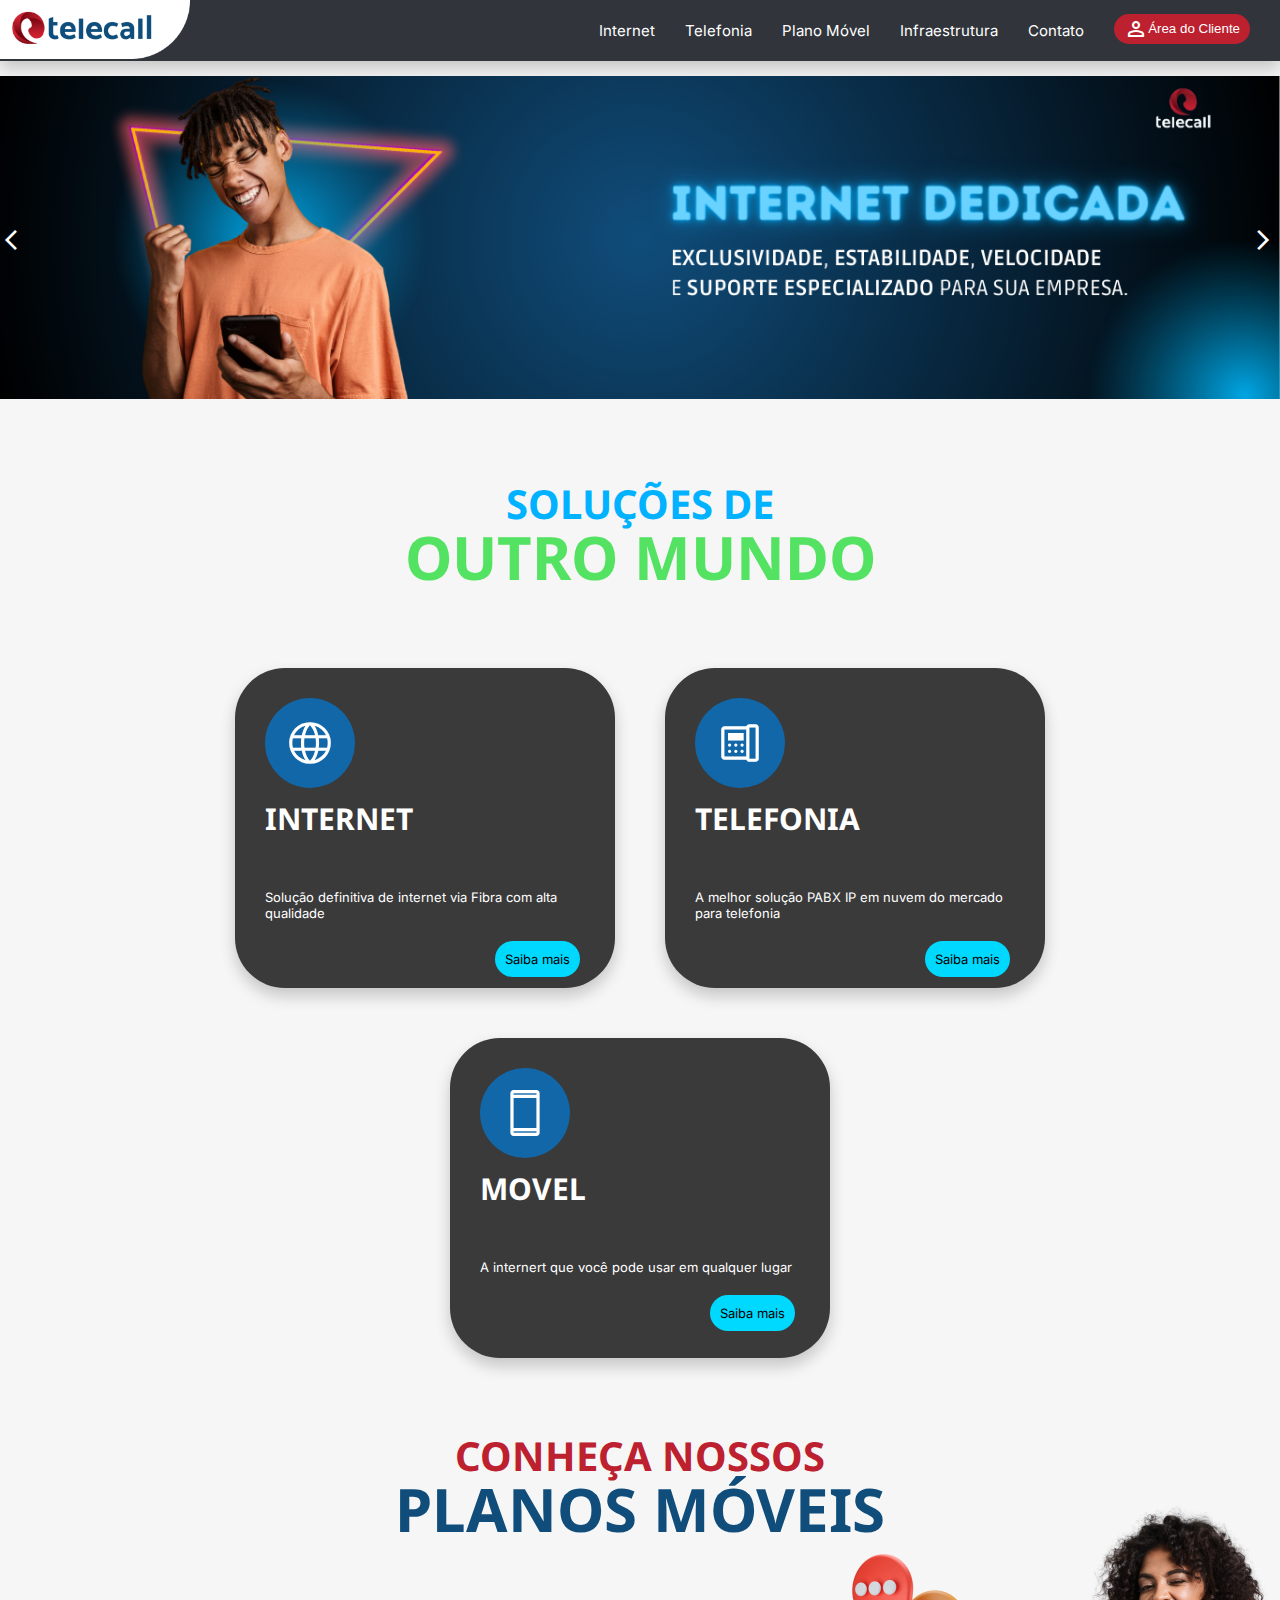
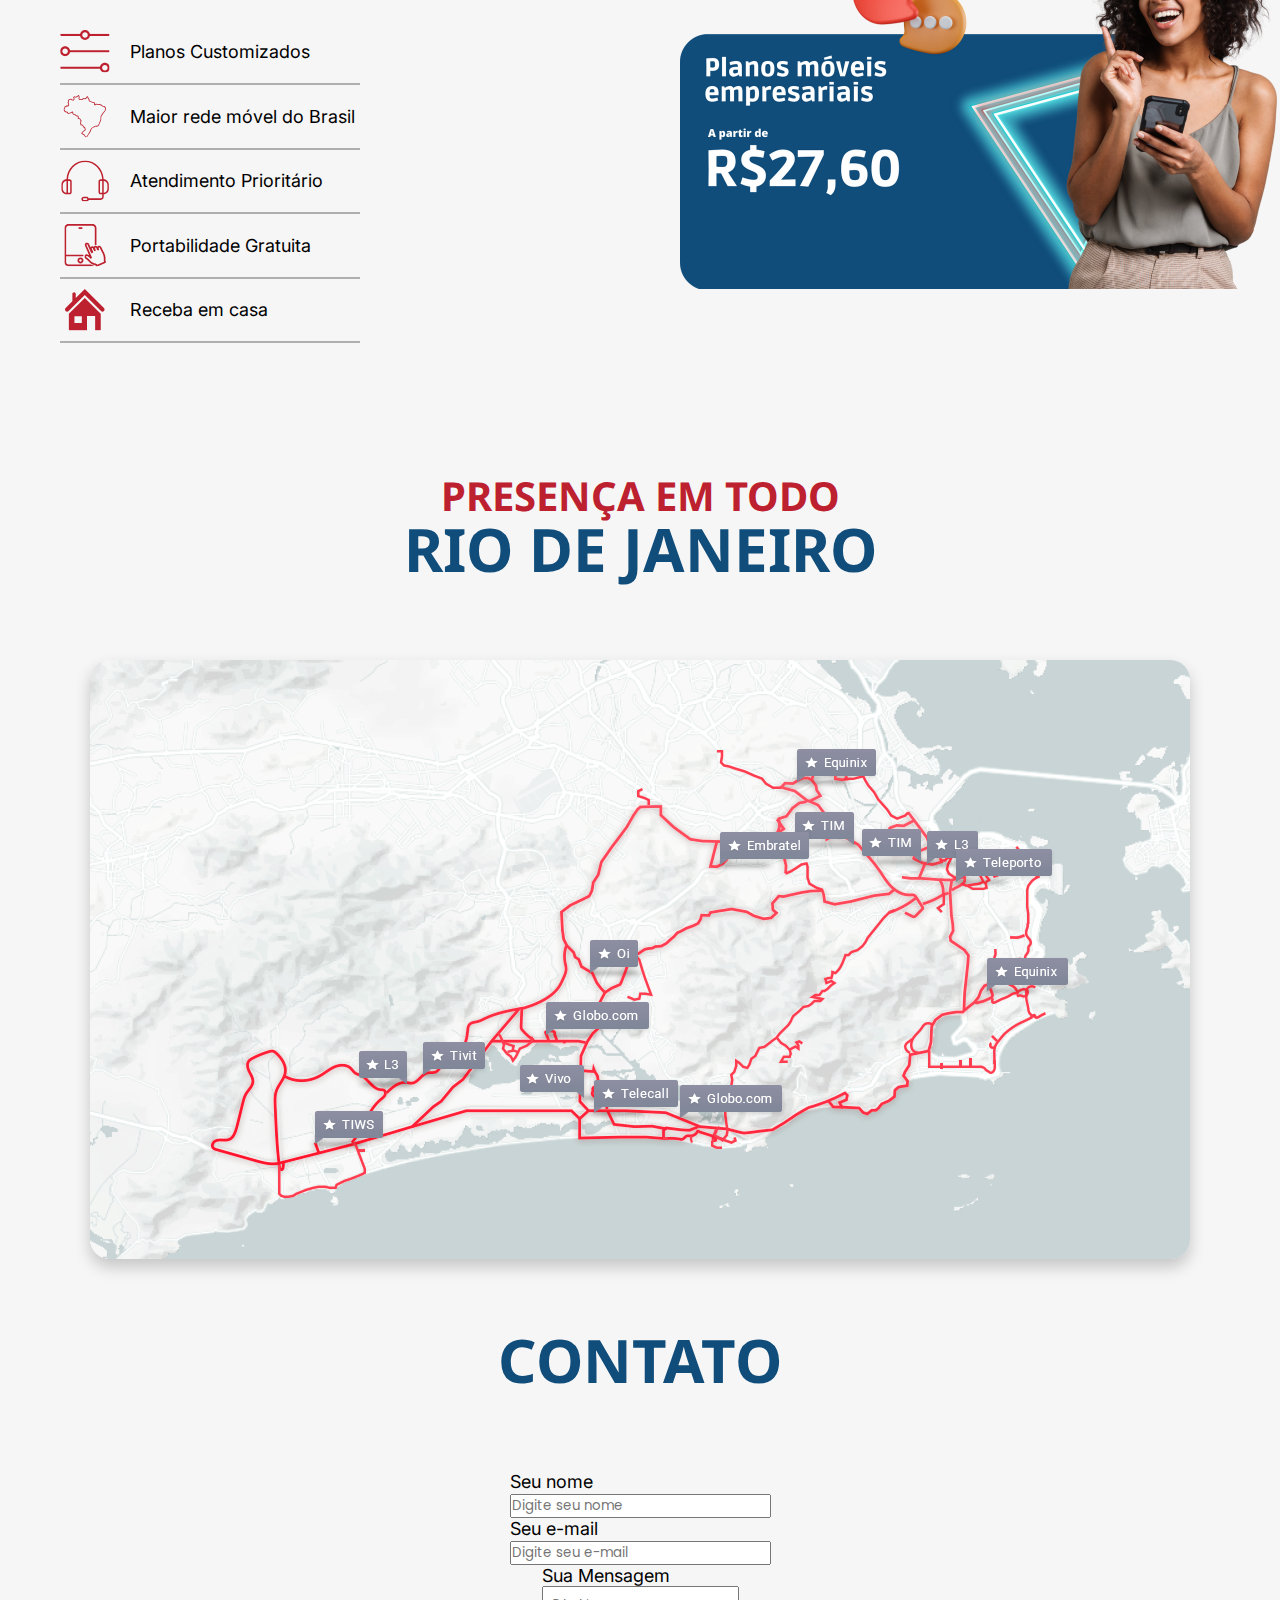
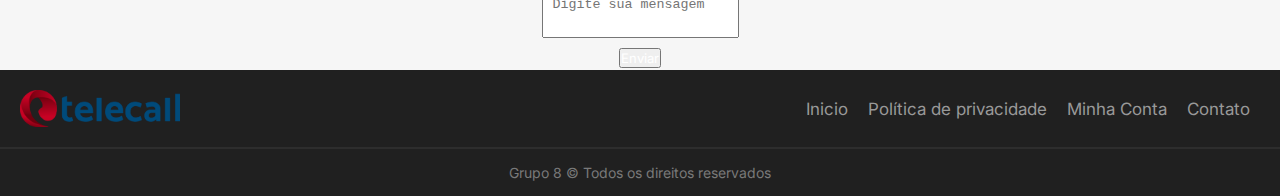
<file: index.html>
<!DOCTYPE html>

<html lang="pt-br">

<head>
    <meta charset="UTF-8">
    <meta http-equiv="X-UA-Compatible" content="IE=edge">
    <meta name="viewport" content="width=device-width, initial-scale=1.0">
    <title>Oficial Telecall - Internet - Telefonia - Redes</title>
    <link rel="stylesheet" href="https://fonts.googleapis.com/css2?family=Material+Symbols+Outlined:opsz,wght,FILL,GRAD@20..48,100..700,0..1,-50..200" />
    <link rel="stylesheet" href="https://fonts.googleapis.com/css2?family=Material+Symbols+Outlined:opsz,wght,FILL,GRAD@48,400,0,0" />
    <link rel="stylesheet" href="https://fonts.googleapis.com/css2?family=Material+Symbols+Outlined:opsz,wght,FILL,GRAD@20..48,100..700,0..1,-50..200" />
    <link rel="stylesheet" href="https://fonts.googleapis.com/css2?family=Material+Symbols+Outlined:opsz,wght,FILL,GRAD@48,400,0,0" />
    <link rel="stylesheet" href="https://fonts.googleapis.com/css2?family=Material+Symbols+Outlined:opsz,wght,FILL,GRAD@20..48,100..700,0..1,-50..200" />
    <link rel="stylesheet" href="https://fonts.googleapis.com/css2?family=Material+Symbols+Outlined:opsz,wght,FILL,GRAD@20..48,100..700,0..1,-50..200" />
    <link rel="stylesheet" href="https://fonts.googleapis.com/css2?family=Material+Symbols+Outlined:opsz,wght,FILL,GRAD@20..48,100..700,0..1,-50..200" />
    <link rel="stylesheet" href="https://fonts.googleapis.com/css2?family=Material+Symbols+Outlined:opsz,wght,FILL,GRAD@20..48,100..700,0..1,-50..200" />
    <link rel="stylesheet" href="https://fonts.googleapis.com/css2?family=Material+Symbols+Outlined:opsz,wght,FILL,GRAD@48,400,0,0" />
    <link rel="stylesheet" href="https://fonts.googleapis.com/css2?family=Material+Symbols+Outlined:opsz,wght,FILL,GRAD@48,400,0,0"/>
    <link rel="stylesheet" href="style.css">
</head>

<body>

    <header class="header">
        <a href="/" class="link-logo"><img src="img/logo.png" alt="LOGO" width="190px"></a>
        <img src="img/logo-hdr.png" alt="LOGO" width="190px" class="mobile-logo">

        

        <nav class="header-nav">

            <ul class="header-ul">

                <li class="header-itens">
                    <a href="pagina_internet.html" class="white-normal-15">Internet</a>
                </li>

                <li class="header-itens">
                    <a href="pagina_telefonia.html" class="white-normal-15">Telefonia</a>
                </li>

                <li class="header-itens">
                <a href="pagina_mobilidade.html" class="white-normal-15">Plano Móvel</a>
                </li>

                <li class="header-itens">
                    <a href="pag_rede_infra.html" class="white-normal-15">Infraestrutura</a>
                </li>

                <li class="header-itens">
                    <a href="pagina_contato.html" class="white-normal-15">Contato</a>
                </li>

                <li class="header-itens">
                    <button class="client-area-button">
                        <a href="login.html" class="client-area">
                            <span class="material-symbols-outlined">person</span>
                            <p class="white-normal-11" id="txt">Área do Cliente</p>
                        </a>
                    </button>
                </li>

            </ul>

        </nav>

        <span class="menu-mobile material-symbols-outlined" id="btnMobile">
            menu
            </span>

    </header>

    <div class="carousel-container">
        <div class="carousel">
            <div class="carousel-item"><img src="img/c1.png" alt="Imagem 1"></div>
            <div class="carousel-item"><img src="img/c2.png" alt="Imagem 2"></div>
            <div class="carousel-item"><img src="img/c3.png" alt="Imagem 3"></div>
        </div>
        <button class="carousel-button carousel-button-prev"><span class="material-symbols-outlined">
                arrow_back_ios
            </span></button>
        <button class="carousel-button carousel-button-next"><span class="material-symbols-outlined">
                arrow_forward_ios
            </span></button>
    </div>

    <main class="index-main">

        <div class="main-container-index-som">
            <h2 class="noto-green-normal-40">SOLUÇÕES DE</h2>
            <h1 class="noto-green-normal-60">OUTRO MUNDO</h1>
        </div>

        <section class="index-main-container">

            <div class="main-container-options">
              <div class="main-options">
                <span class="icon-options material-symbols-outlined">language</span>
                <h2 class="noto-white-normal-30">INTERNET</h2>
                <br />
                <br />
                <p class="white-normal-13">Solução definitiva de internet via Fibra com alta qualidade</p>
                <a href="pagina_internet.html" target="_blank" style="color: black;"><button class="about-main white-normal-13">Saiba mais</a></button></a>    
              </div>
            </div>
    
            <div class="main-container-options">
                <div class="main-options">
                  <span class="icon-options material-symbols-outlined">deskphone</span>
                  <h2 class="noto-white-normal-30">TELEFONIA</h2>
                  <br />
                  <br />
                  <p class="white-normal-13">A melhor solução PABX IP em nuvem do mercado para telefonia</p>
                  <a href="pagina_telefonia.html" target="_blank" style="color: black;"><button class="about-main white-normal-13">Saiba mais</a></button></a>    
                </div>
              </div>
    
              <div class="main-container-options">
                <div class="main-options">
                  <span class="icon-options material-symbols-outlined">smartphone</span>
                  <h2 class="noto-white-normal-30">MOVEL</h2>
                  <br />
                  <br />
                  <p class="white-normal-13">A internert que você pode usar em qualquer lugar</p>
                  <a href="pagina_mobilidade.html" target="_blank" style="color: black;"><button class="about-main white-normal-13">Saiba mais</a></button></a>    
                </div>
              </div>
    
          </section>

    </main>


    <div class="sec-index-moveis">
        <h2 class="noto-red-normal-40">CONHEÇA NOSSOS</h2>
        <h1 class="noto-blue-normal-60">PLANOS MÓVEIS</h1>
    </div>

    <section class="movel-index">

        <div class="movel-icons-container">
            <div class="movel-icons">
                <img src="icons/1.svg" alt="">
                <p class="black-normal-18">Planos Customizados</p>
            </div>

            <span class="movel-lines"></span>

            <div class="movel-icons">
                <img src="icons/2.svg" alt="">
                <p class="black-normal-18">Maior rede móvel do Brasil</p>
            </div class="movel-icons">

            <span class="movel-lines"></span>

            <div class="movel-icons">
                <img src="icons/3.svg" alt="">
                <p class="black-normal-18">Atendimento Prioritário</p>
            </div>

            <span class="movel-lines"></span>

            <div class="movel-icons">
                <img src="icons/4.svg" alt="">
                <p class="black-normal-18">Portabilidade Gratuita</p>
            </div>

            <span class="movel-lines"></span>

            <div class="movel-icons">
                <img src="icons/5.svg" alt="">
                <p class="black-normal-18">Receba em casa</p>
            </div>

            <span class="movel-lines"></span>

        </div>

        <img src="img/planos.png" alt="" class="movel-index-img" width="760px">

    </section>


    <div class="sec-index-moveis" id="presenca">
        <h2 class="noto-red-normal-40">PRESENÇA EM TODO</h2>
        <h1 class="noto-blue-normal-60">RIO DE JANEIRO</h1>
    </div>


    <section class="map">
        <img src="img/map.png" alt="" class="map-img">
    </section>

    <div class="sec-index-moveis">
        <h1 class="noto-blue-normal-60" id="contato">CONTATO</h1>
    </div>

    <section class="contact-container">
        <form action="" class="contact-form">
            
            <div class="contact-box">
                <p class="black-normal-18">Seu nome</p>
                <input type="text" placeholder="Digite seu nome" required class="input-md">
            </div>

            <div class="contact-box">
                <p class="black-normal-18">Seu e-mail</p>
                <input type="email" placeholder="Digite seu e-mail" required class="input-md">
            </div>

            <div class="contact-box">
                <p class="black-normal-18">Sua Mensagem</p>
                <textarea name="Message" class="textarea" required style="resize: none; padding: 10px" placeholder="Digite sua mensagem"></textarea>
            </div>

            <div class="contact-button-container">
                <a href="#" class="link-contact-button"><button class="contact-button white-normal-13">Enviar</button></a>
            </div>

        </form>
    </section>

    <footer class="footer">

        <div class="footer-head">

            <img src="img/logo-hdr.png" alt="Logo" class="footer-img">

            <div class="footer-head-content">
                <p class="white-normal-21">Inicio</p>
                <p class="white-normal-21">Política de privacidade</p>
                <p class="white-normal-21">Minha Conta</p>
                <p class="white-normal-21">Contato</p>
            </div>

        </div>

        <div class="footer-rights">
            <p>Grupo 8 © Todos os direitos reservados</p>
        </div>

    </footer>

    <script src="script.js"></script>

</body>


</html>
</file>
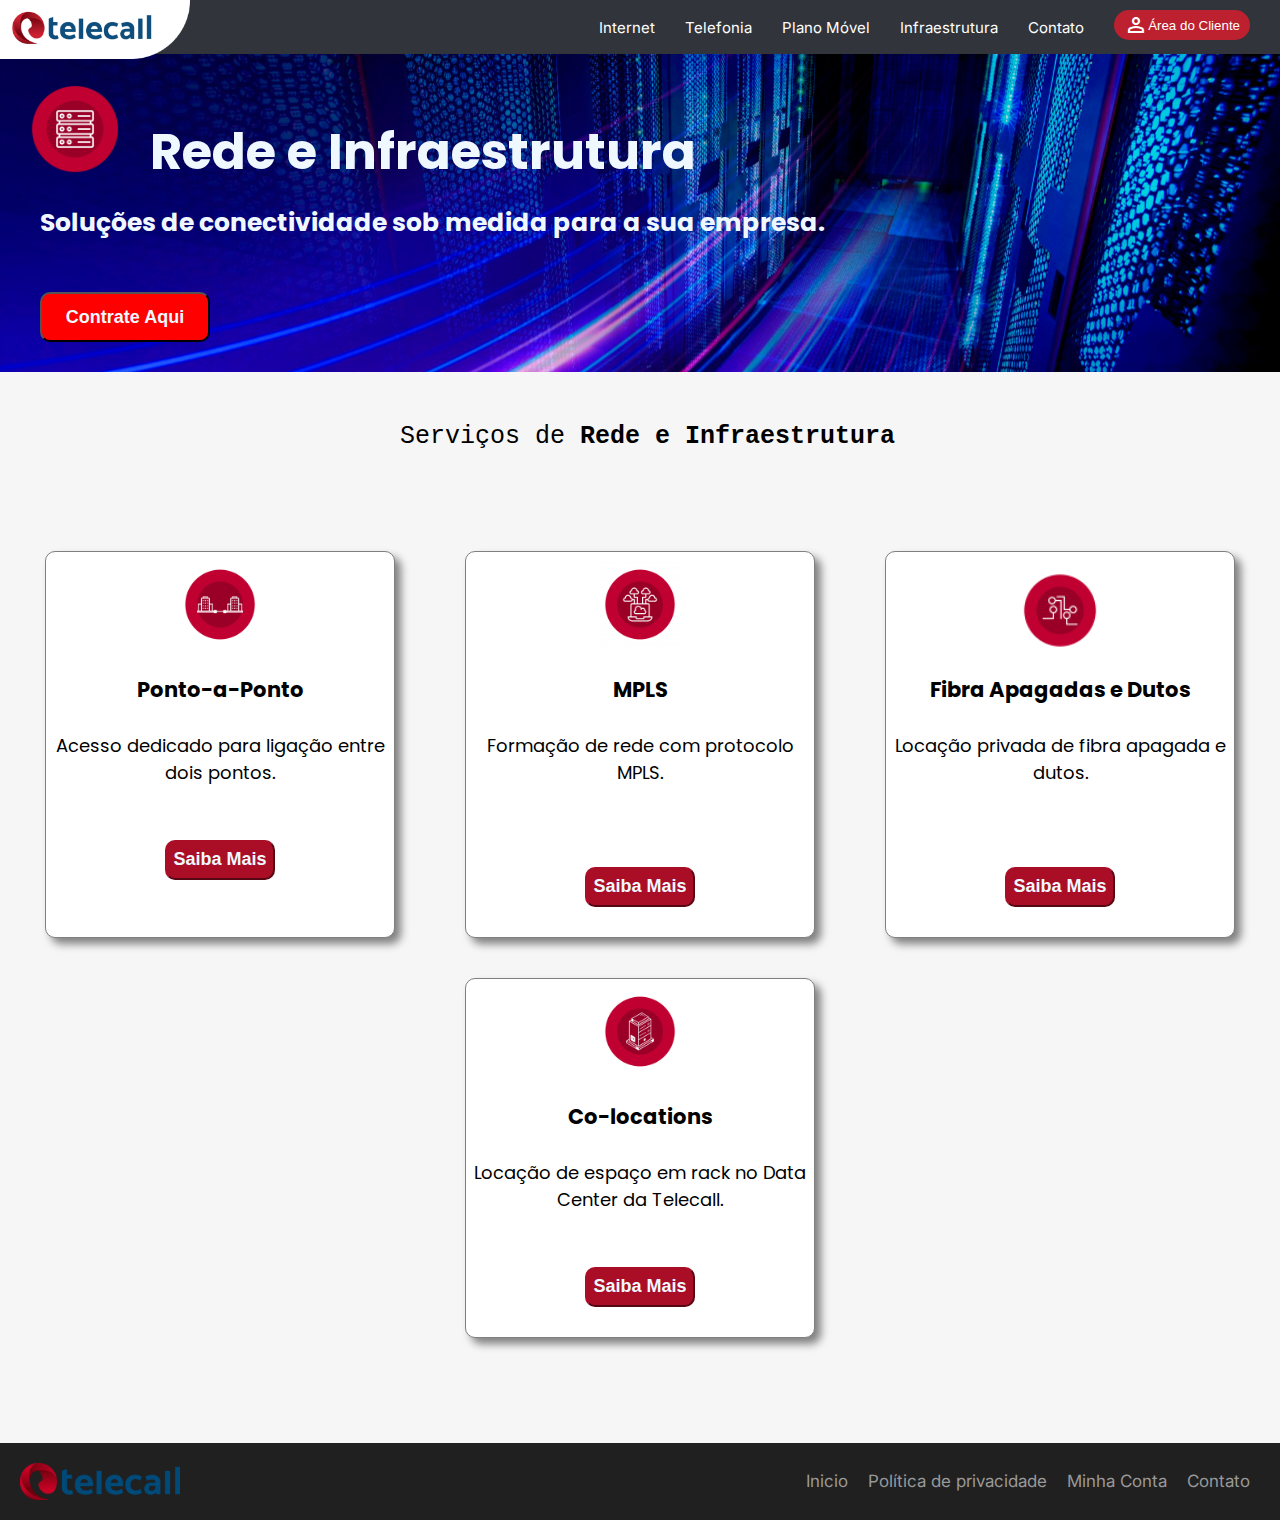
<file: pag_rede_infra.html>
<!DOCTYPE html>
<html lang="pt-br">
<head>
    <meta charset="UTF-8">
    <meta http-equiv="X-UA-Compatible" content="IE=edge">
    <meta name="viewport" content="width=device-width, initial-scale=1.0">
    <title>Oficial Telecall - Internet - Telefonia - Redes</title>
    <link rel="stylesheet" href="https://fonts.googleapis.com/css2?family=Material+Symbols+Outlined:opsz,wght,FILL,GRAD@20..48,100..700,0..1,-50..200" />
    <link rel="stylesheet" href="https://fonts.googleapis.com/css2?family=Material+Symbols+Outlined:opsz,wght,FILL,GRAD@48,400,0,0" />
    <link rel="stylesheet" href="https://fonts.googleapis.com/css2?family=Material+Symbols+Outlined:opsz,wght,FILL,GRAD@20..48,100..700,0..1,-50..200" />
    <link rel="stylesheet" href="https://fonts.googleapis.com/css2?family=Material+Symbols+Outlined:opsz,wght,FILL,GRAD@48,400,0,0" />
    <link rel="stylesheet" href="https://fonts.googleapis.com/css2?family=Material+Symbols+Outlined:opsz,wght,FILL,GRAD@20..48,100..700,0..1,-50..200" />
    <link rel="stylesheet" href="https://fonts.googleapis.com/css2?family=Material+Symbols+Outlined:opsz,wght,FILL,GRAD@20..48,100..700,0..1,-50..200" />
    <link rel="stylesheet" href="style.css">
    <link rel="stylesheet" href="css/fonts.css">
    <link rel="stylesheet" href="css/pag_rede_infra.css">
    <link rel="stylesheet" href="css/header.css">

</head>
<body>
    <header class="header">
        <a href="/" class="link-logo"><img src="img/logo.png" alt="LOGO" width="190px"></a>
        <img src="img/logo-hdr.png" alt="LOGO" width="190px" class="mobile-logo">

        

        <nav class="header-nav">

            <ul class="header-ul">

                <li class="header-itens">
                    <a href="pagina_internet.html" class="white-normal-15">Internet</a>
                </li>

                <li class="header-itens">
                    <a href="pagina_telefonia.html" class="white-normal-15">Telefonia</a>
                </li>

                <li class="header-itens">
                <a href="pagina_mobilidade.html" class="white-normal-15">Plano Móvel</a>
                </li>

                <li class="header-itens">
                    <a href="pag_rede_infra.html" class="white-normal-15">Infraestrutura</a>
                </li>

                <li class="header-itens">
                    <a href="pagina_contato.html" class="white-normal-15">Contato</a>
                </li>

                <li class="header-itens">
                    <button class="client-area-button">
                        <a href="login.html" class="client-area">
                            <span class="material-symbols-outlined">person</span>
                            <p class="white-normal-11" id="txt">Área do Cliente</p>
                        </a>
                    </button>
                </li>

            </ul>

        </nav>

        <span class="menu-mobile material-symbols-outlined" id="btnMobile">
            menu
            </span>

    </header>

    <section class="degrade">
        <span>
            <img src="img/rede e infraestrutura.png" alt="" class="icone" width="150px">  
            <h1 class="titulos"> Rede e Infraestrutura </h1>
        </span>
        <h2>Soluções de conectividade sob medida para a sua empresa.</h2>
        <br>
        <br>
        <button class="contrate"><strong>Contrate Aqui</strong></button>
        
          
    </section>
    
        <pre> Serviços de <strong>Rede e Infraestrutura</strong></pre>
    
    <section class="flex">
        <div>
            <img src="img/ponto-aponto.png" alt="" width="80px" class="icons"> <br>
            <h3> Ponto-a-Ponto </h3><br>
            <p> Acesso dedicado para ligação entre dois pontos. </p> <br><br>

            <button class="botoes"><strong> Saiba Mais </strong></button>
        </div>

        <div>
            <img src="img/MPLS.png" alt="" width="80px" class="icons"> <br>
            <h3> MPLS </h3><br>
            <p> Formação de rede com protocolo MPLS. </p> <br><br><br>

            <button class="botoes"><strong> Saiba Mais </strong></button>
        </div>

        <div>
            <img src="img/fibra apagada e dutos.png" alt="" width="110px" class="icon">
            <h3> Fibra Apagadas e Dutos </h3><br>
            <p> Locação privada de fibra apagada e dutos.</p> <br><br><br>

            <button class="botoes"><strong> Saiba Mais </strong></button>
        </div>

        <div>
            <img src="img/co-locations.png" alt=""  width="80px" class="icons"> <br>
            <h3> Co-locations </h3><br>
            <p> Locação de espaço em rack no Data Center da Telecall. </p> <br><br>

            <button class="botoes"><strong> Saiba Mais </strong></button>
        </div>

    </section>
    <br>
    <br>
    <br>

    <footer class="footer">

        <div class="footer-head">

            <img src="img/logo-hdr.png" alt="Logo" class="footer-img">

            <div class="footer-head-content">
                <p class="white-normal-21">Inicio</p>
                <p class="white-normal-21">Política de privacidade</p>
                <p class="white-normal-21">Minha Conta</p>
                <p class="white-normal-21">Contato</p>
            </div>
            
        </div>

        <span class="hori-line-footer"></span>

    </footer>

      <script src="script.js"></script>
    
</body>
</html>
</file>
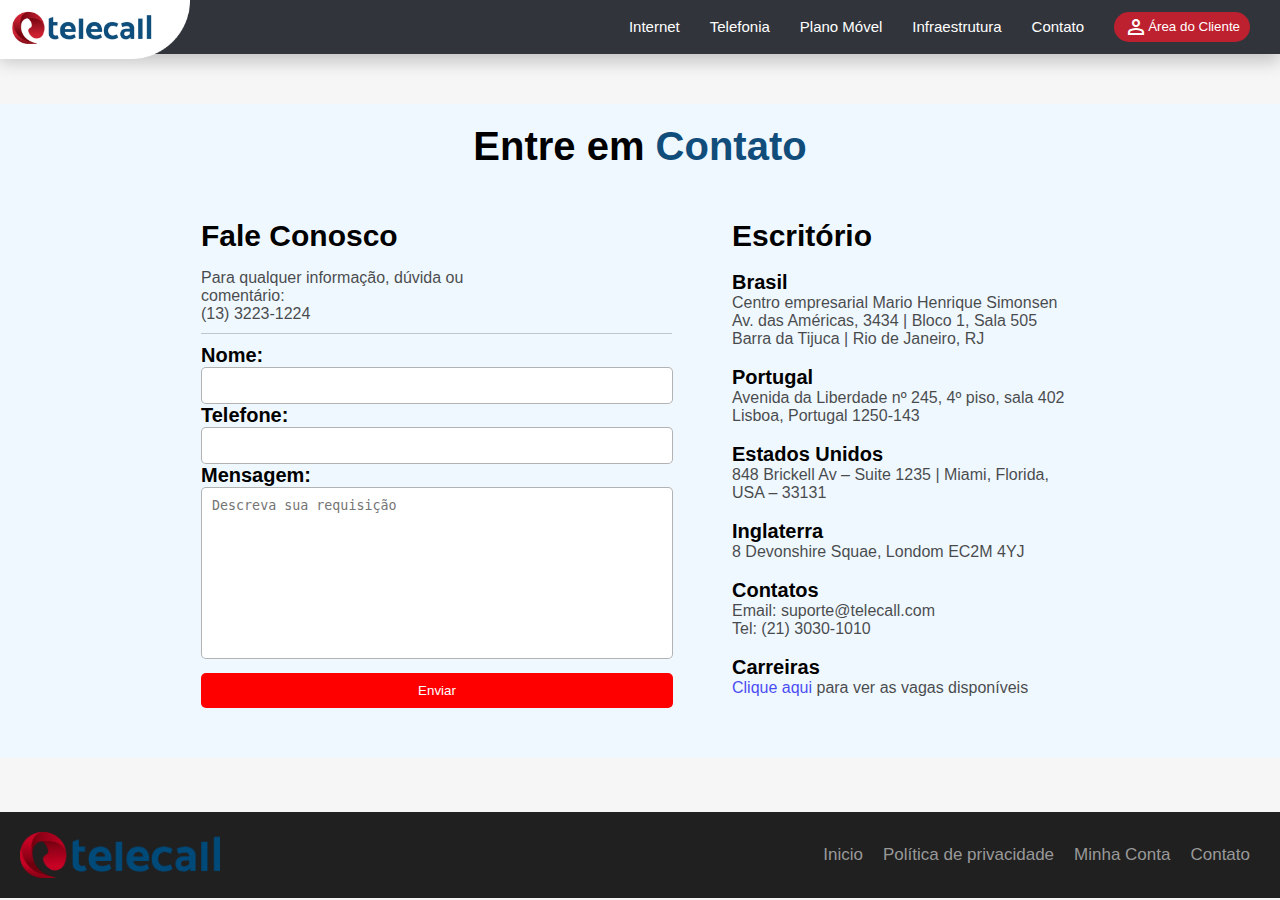
<file: pagina_contato.html>
<!DOCTYPE html>
<html lang="pt-br">
<head>
    <meta charset="UTF-8">
    <meta http-equiv="X-UA-Compatible" content="IE=edge">
    <meta name="viewport" content="width=device-width, initial-scale=1.0">
    <title>Oficial Telecall - Contato</title>
    <link rel="stylesheet" href="https://fonts.googleapis.com/css2?family=Material+Symbols+Outlined:opsz,wght,FILL,GRAD@20..48,100..700,0..1,-50..200" />
    <link rel="stylesheet" href="https://fonts.googleapis.com/css2?family=Material+Symbols+Outlined:opsz,wght,FILL,GRAD@48,400,0,0" />
    <link rel="stylesheet" href="https://fonts.googleapis.com/css2?family=Material+Symbols+Outlined:opsz,wght,FILL,GRAD@20..48,100..700,0..1,-50..200" />
    <link rel="stylesheet" href="https://fonts.googleapis.com/css2?family=Material+Symbols+Outlined:opsz,wght,FILL,GRAD@48,400,0,0" />
    <link rel="stylesheet" href="https://fonts.googleapis.com/css2?family=Material+Symbols+Outlined:opsz,wght,FILL,GRAD@20..48,100..700,0..1,-50..200" />
    <link rel="stylesheet" href="https://fonts.googleapis.com/css2?family=Material+Symbols+Outlined:opsz,wght,FILL,GRAD@20..48,100..700,0..1,-50..200" />
    <link rel="stylesheet" href="css/contato.css">
    <link rel="stylesheet" href="css/footer.css">
    <link rel="stylesheet" href="css/fonts.css">
    <link rel="stylesheet" href="css/pagina_internet.css">
    <link rel="stylesheet" href="css/header.css">

</head>
<body>
  <header class="header">
    <a href="/" class="link-logo"><img src="img/logo.png" alt="LOGO" width="190px"></a>
    <img src="img/logo-hdr.png" alt="LOGO" width="190px" class="mobile-logo">

    

    <nav class="header-nav">

        <ul class="header-ul">

            <li class="header-itens">
                <a href="pagina_internet.html" class="white-normal-15">Internet</a>
            </li>

            <li class="header-itens">
                <a href="pagina_telefonia.html" class="white-normal-15">Telefonia</a>
            </li>

            <li class="header-itens">
            <a href="pagina_mobilidade.html" class="white-normal-15">Plano Móvel</a>
            </li>

            <li class="header-itens">
                <a href="pag_rede_infra.html" class="white-normal-15">Infraestrutura</a>
            </li>

            <li class="header-itens">
                <a href="pagina_contato.html" class="white-normal-15">Contato</a>
            </li>

            <li class="header-itens">
                <button class="client-area-button">
                    <a href="login.html" class="client-area">
                        <span class="material-symbols-outlined">person</span>
                        <p class="white-normal-11" id="txt">Área do Cliente</p>
                    </a>
                </button>
            </li>

        </ul>

    </nav>

    <span class="menu-mobile material-symbols-outlined" id="btnMobile">
        menu
        </span>

</header>


    <section class="contact-container">

        <div class="contact-title" id="contato">
          <h1 class="black-normal-40">Entre em <span class="blue-normal-40">Contato</span></h1>
        </div>
        <div class="contact-container-d">
  
          <div class="contact-form-c">
            <h1 class="black-normal-30">Fale Conosco</h1>
            <br />
            <br />
            <p class="contact-p-area contact-form-p">
              Para qualquer informação, dúvida ou comentário:
            </p>
            <p class="contact-form-p">(13) 3223-1224</p>
            <span class="contact-line"></span>
  
            <form class="contact-form-all">
              <h2 class="black-normal-20">Nome:</h2>
              <input type="text" class="input-large" required/>
  
              <h2 class="black-normal-20">Telefone:</h2>
              <input type="text" class="input-large" required/>
  
              <h2 class="black-normal-20">Mensagem:</h2>
              <textarea name="Message" class="textarea" required style="resize: none; padding: 10px" placeholder="Descreva sua requisição"></textarea>
              <br>
              <button class="contact-button">Enviar</button>
            </form>
          </div>
  
          <div class="contact-escritorios">
            <h1 class="black-normal-30">Escritório</h1>
            <br>
            <div>
              <h2 class="black-normal-20">Brasil</h2>
              <p class="contact-form-p">Centro empresarial Mario Henrique Simonsen<br>
                Av. das Américas, 3434 | Bloco 1, Sala 505<br>
                Barra da Tijuca | Rio de Janeiro, RJ</p>
              <br>
              <h2 class="black-normal-20">Portugal</h2>
              <p class="contact-form-p">Avenida da Liberdade nº 245, 4º piso, sala 402 <br>
                Lisboa, Portugal 1250-143<br></p>
              <br>
              <h2 class="black-normal-20">Estados Unidos</h2>
              <p class="contact-form-p">848 Brickell Av – Suite 1235 | Miami, Florida, USA – 33131</p>
              <br>
              <h2 class="black-normal-20">Inglaterra</h2>
              <p class="contact-form-p">8 Devonshire Squae, Londom EC2M 4YJ</p>
              <br>
              <h2 class="black-normal-20">Contatos</h2>
              <p class="contact-form-p">Email: suporte@telecall.com</p>
              <p class="contact-form-p">Tel: (21) 3030-1010</p>
              <br>
              <h2 class="black-normal-20">Carreiras</h2>
              <p class="contact-form-p"><a href="https://carreirastelecall.solides.jobs" target="_blank">Clique aqui</a> para ver as vagas disponíveis</p>
            </div>
          </div>
  
  
        </div>
      </section>

    <br>
    <br>
    <br>

    <footer class="footer">

        <div class="footer-head">

            <img src="img/logo-hdr.png" alt="Logo" class="footer-img">

            <div class="footer-head-content">
                <p class="white-normal-21">Inicio</p>
                <p class="white-normal-21">Política de privacidade</p>
                <p class="white-normal-21">Minha Conta</p>
                <p class="white-normal-21">Contato</p>
            </div>
            
        </div>

        <span class="hori-line-footer"></span>

    </footer>

      <script src="script.js"></script>
    
</body>
</html>
</file>
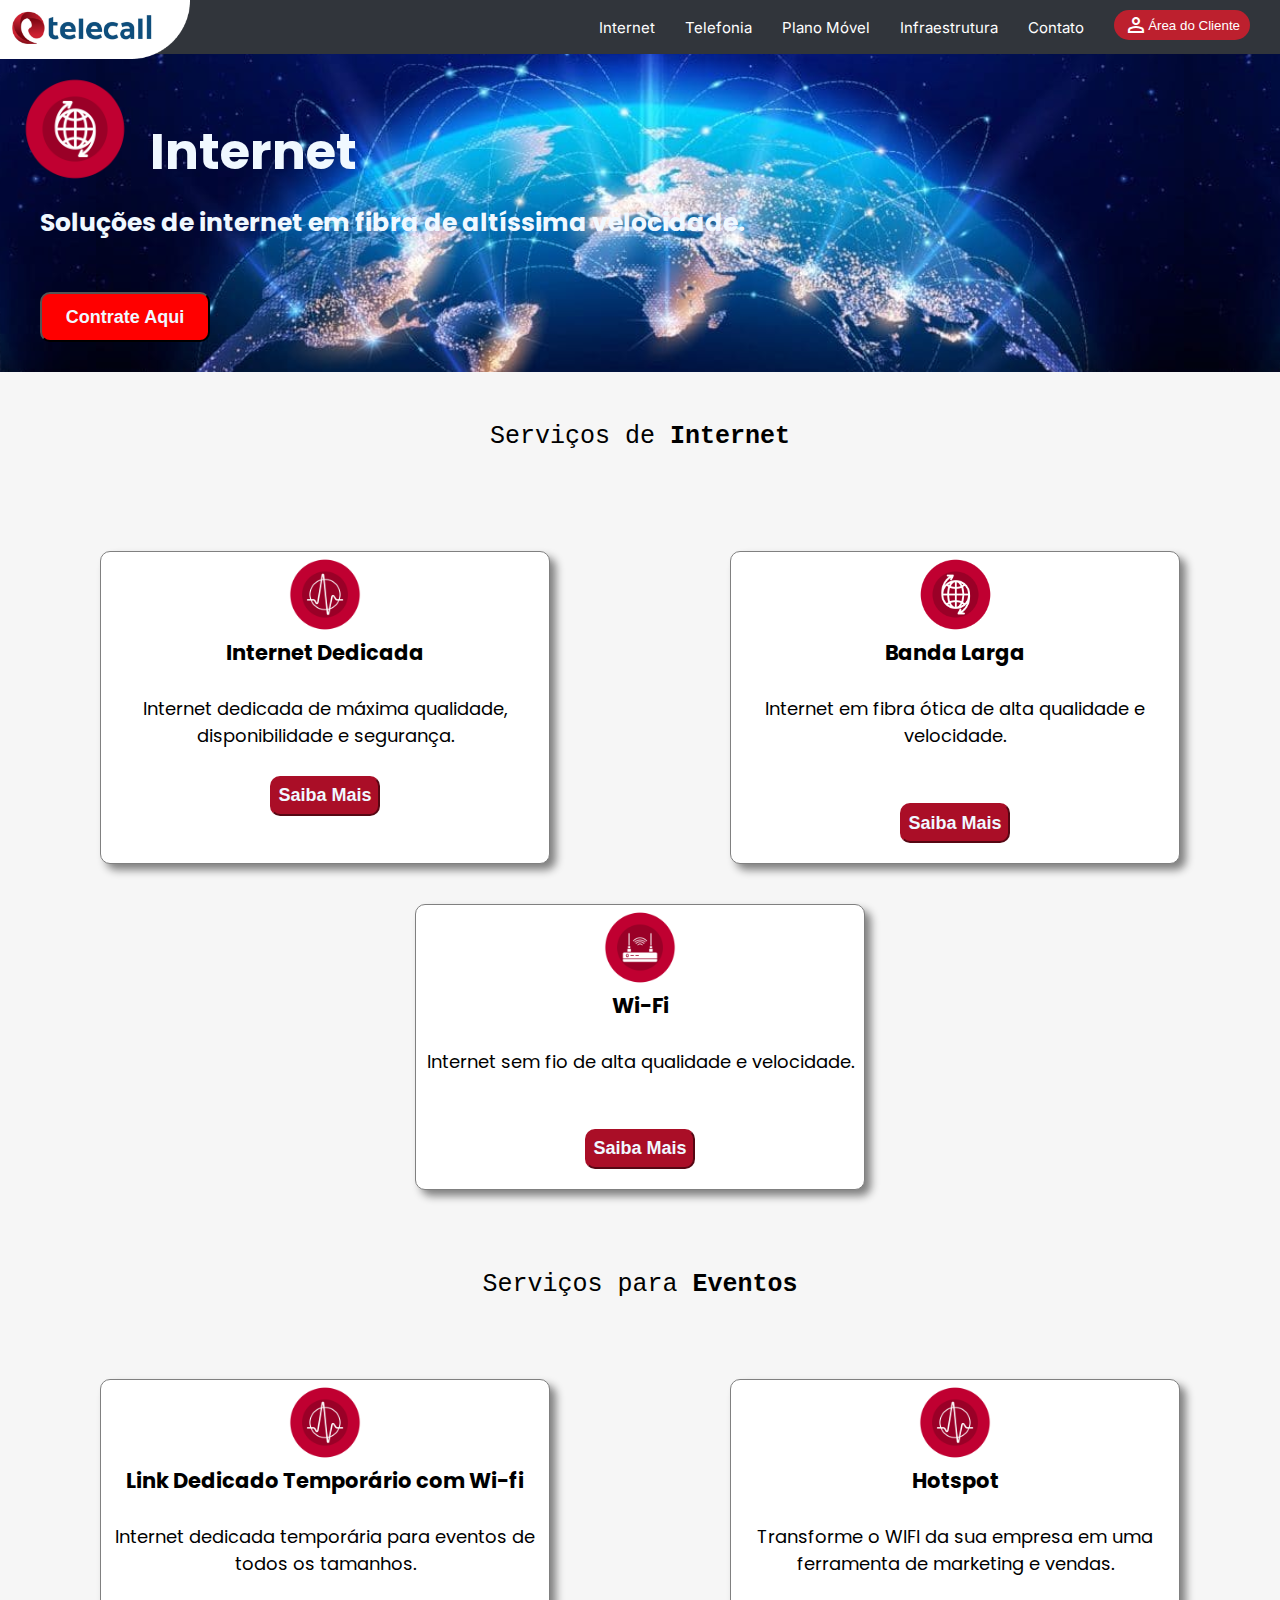
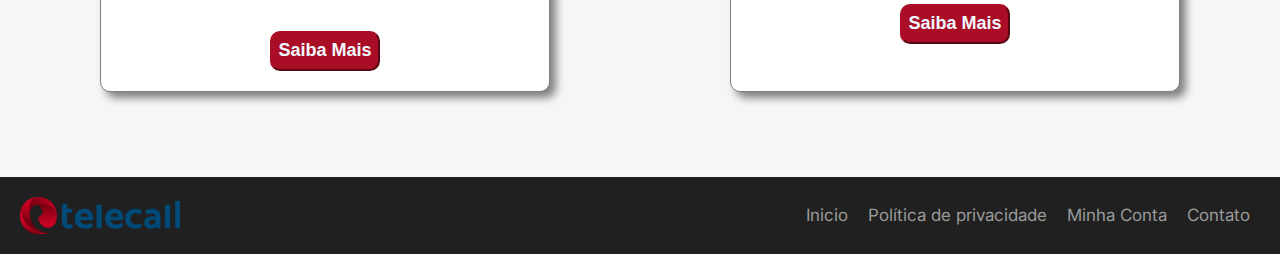
<file: pagina_internet.html>
<!DOCTYPE html>
<html lang="pt-br">
<head>
    <meta charset="UTF-8">
    <meta http-equiv="X-UA-Compatible" content="IE=edge">
    <meta name="viewport" content="width=device-width, initial-scale=1.0">
    <title>Oficial Telecall - Internet - Telefonia - Redes</title>
    <link rel="stylesheet" href="https://fonts.googleapis.com/css2?family=Material+Symbols+Outlined:opsz,wght,FILL,GRAD@20..48,100..700,0..1,-50..200" />
    <link rel="stylesheet" href="https://fonts.googleapis.com/css2?family=Material+Symbols+Outlined:opsz,wght,FILL,GRAD@48,400,0,0" />
    <link rel="stylesheet" href="https://fonts.googleapis.com/css2?family=Material+Symbols+Outlined:opsz,wght,FILL,GRAD@20..48,100..700,0..1,-50..200" />
    <link rel="stylesheet" href="https://fonts.googleapis.com/css2?family=Material+Symbols+Outlined:opsz,wght,FILL,GRAD@48,400,0,0" />
    <link rel="stylesheet" href="https://fonts.googleapis.com/css2?family=Material+Symbols+Outlined:opsz,wght,FILL,GRAD@20..48,100..700,0..1,-50..200" />
    <link rel="stylesheet" href="https://fonts.googleapis.com/css2?family=Material+Symbols+Outlined:opsz,wght,FILL,GRAD@20..48,100..700,0..1,-50..200" />
    <link rel="stylesheet" href="style.css">
    <link rel="stylesheet" href="css/fonts.css">
    <link rel="stylesheet" href="css/pagina_internet.css">
    <link rel="stylesheet" href="css/header.css">

</head>
<body>
    <header class="header">
        <a href="/" class="link-logo"><img src="img/logo.png" alt="LOGO" width="190px"></a>
        <img src="img/logo-hdr.png" alt="LOGO" width="190px" class="mobile-logo">

        

        <nav class="header-nav">

            <ul class="header-ul">

                <li class="header-itens">
                    <a href="pagina_internet.html" class="white-normal-15">Internet</a>
                </li>

                <li class="header-itens">
                    <a href="pagina_telefonia.html" class="white-normal-15">Telefonia</a>
                </li>

                <li class="header-itens">
                <a href="pagina_mobilidade.html" class="white-normal-15">Plano Móvel</a>
                </li>

                <li class="header-itens">
                    <a href="pag_rede_infra.html" class="white-normal-15">Infraestrutura</a>
                </li>

                <li class="header-itens">
                    <a href="pagina_contato.html" class="white-normal-15">Contato</a>
                </li>

                <li class="header-itens">
                    <button class="client-area-button">
                        <a href="login.html" class="client-area">
                            <span class="material-symbols-outlined">person</span>
                            <p class="white-normal-11" id="txt">Área do Cliente</p>
                        </a>
                    </button>
                </li>

            </ul>

        </nav>

        <span class="menu-mobile material-symbols-outlined" id="btnMobile">
            menu
            </span>

    </header>

    <section class="degrade">
        <span>
            <img src="img/icone_internet.png" alt="" class="icone" width="150px">  
            <h1 class="titulos"> Internet </h1>
        </span>
        <h2> Soluções de internet em fibra de altíssima velocidade. </h2>
        <br>
        <br>
        <button class="contrate"><strong>Contrate Aqui</strong></button>
        
          
    </section>
    
        <pre>Serviços de <strong>Internet</strong></pre>
    
    <section class="flex">
        <div>
            <img src="img/icone_internet_dedicada.png" alt="" width="80px" class="icons">
            <h3> Internet Dedicada </h3><br>
            <p> Internet dedicada de máxima qualidade, disponibilidade e segurança. </p> <br>

            <button class="botoes"><strong> Saiba Mais </strong></button>
        </div>

        <div>
            <img src="img/icone_internet.png" alt="" width="85px" class="icons">
            <h3> Banda Larga </h3><br>
            <p> Internet em fibra ótica de alta qualidade e velocidade. </p> <br><br>

            <button class="botoes"><strong> Saiba Mais </strong></button>
        </div>

        <div>
            <img src="img/icone-Wi-fi.png"  alt="" width="80px" class="icons">
            <h3> Wi-Fi </h3><br>
            <p> Internet sem fio de alta qualidade e velocidade.</p> <br><br>

            <button class="botoes"><strong> Saiba Mais </strong></button>
        </div>

    </section>

            <pre>Serviços para <strong>Eventos</strong></pre>

    <section class="flex2">

        <div class="evento">
            <img src="img/icone_internet_dedicada.png" alt="" width="80px" class="icons">
            <h3> Link Dedicado Temporário com Wi-fi </h3><br>
            <p> Internet dedicada temporária para eventos de todos os tamanhos. </p> <br><br>

            <button class="botoes"><strong> Saiba Mais </strong></button>
        </div>

        <div class="evento">
            <img src="img/icone_internet_dedicada.png" alt="" width="80px" class="icons">
            <h3> Hotspot </h3><br>
            <p> Transforme o WIFI da sua empresa em uma ferramenta de marketing e vendas. </p> <br>

            <button class="botoes"><strong> Saiba Mais </strong></button>
        </div>

    </section>
    <br>
    <br>
    <br>

    <footer class="footer">

        <div class="footer-head">

            <img src="img/logo-hdr.png" alt="Logo" class="footer-img">

            <div class="footer-head-content">
                <p class="white-normal-21">Inicio</p>
                <p class="white-normal-21">Política de privacidade</p>
                <p class="white-normal-21">Minha Conta</p>
                <p class="white-normal-21">Contato</p>
            </div>
            
        </div>

        <span class="hori-line-footer"></span>

    </footer>

      <script src="script.js"></script>
    
</body>
</html>
</file>
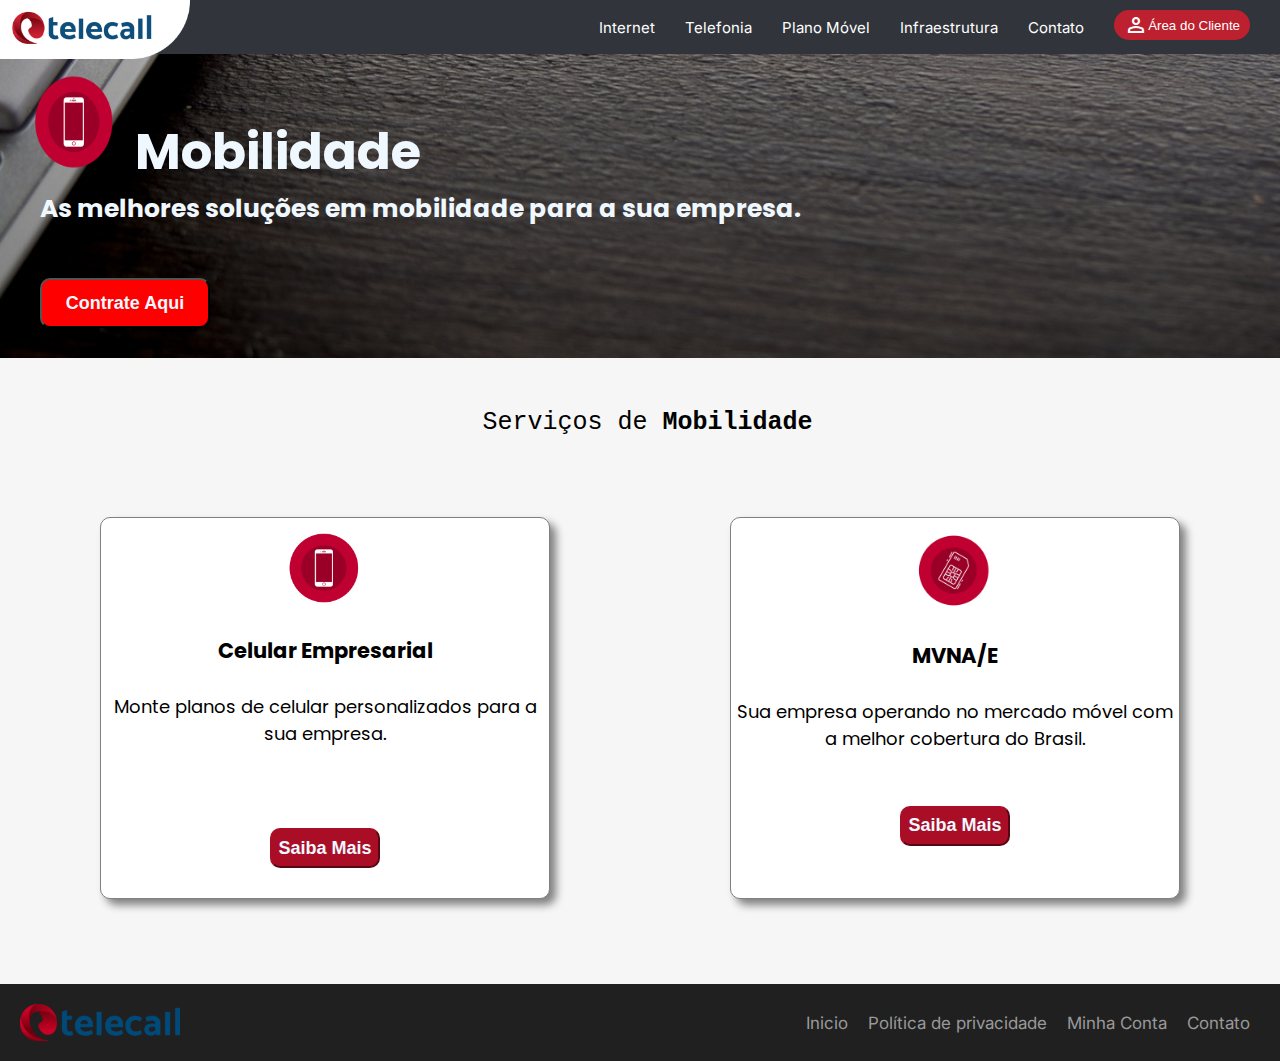
<file: pagina_mobilidade.html>
<!DOCTYPE html>
<html lang="pt-br">
<head>
    <meta charset="UTF-8">
    <meta http-equiv="X-UA-Compatible" content="IE=edge">
    <meta name="viewport" content="width=device-width, initial-scale=1.0">
    <title>Oficial Telecall - Internet - Telefonia - Redes</title>
    <link rel="stylesheet" href="https://fonts.googleapis.com/css2?family=Material+Symbols+Outlined:opsz,wght,FILL,GRAD@20..48,100..700,0..1,-50..200" />
    <link rel="stylesheet" href="https://fonts.googleapis.com/css2?family=Material+Symbols+Outlined:opsz,wght,FILL,GRAD@48,400,0,0" />
    <link rel="stylesheet" href="https://fonts.googleapis.com/css2?family=Material+Symbols+Outlined:opsz,wght,FILL,GRAD@20..48,100..700,0..1,-50..200" />
    <link rel="stylesheet" href="https://fonts.googleapis.com/css2?family=Material+Symbols+Outlined:opsz,wght,FILL,GRAD@48,400,0,0" />
    <link rel="stylesheet" href="https://fonts.googleapis.com/css2?family=Material+Symbols+Outlined:opsz,wght,FILL,GRAD@20..48,100..700,0..1,-50..200" />
    <link rel="stylesheet" href="https://fonts.googleapis.com/css2?family=Material+Symbols+Outlined:opsz,wght,FILL,GRAD@20..48,100..700,0..1,-50..200" />
    <link rel="stylesheet" href="style.css">
    <link rel="stylesheet" href="css/fonts.css">
    <link rel="stylesheet" href="css/pag_mobilidade.css">
    <link rel="stylesheet" href="css/header.css">

</head>
<body>
    <header class="header">
        <a href="/" class="link-logo"><img src="img/logo.png" alt="LOGO" width="190px"></a>
        <img src="img/logo-hdr.png" alt="LOGO" width="190px" class="mobile-logo">

        

        <nav class="header-nav">

            <ul class="header-ul">

                <li class="header-itens">
                    <a href="pagina_internet.html" class="white-normal-15">Internet</a>
                </li>

                <li class="header-itens">
                    <a href="pagina_telefonia.html" class="white-normal-15">Telefonia</a>
                </li>

                <li class="header-itens">
                <a href="pagina_mobilidade.html" class="white-normal-15">Plano Móvel</a>
                </li>

                <li class="header-itens">
                    <a href="pag_rede_infra.html" class="white-normal-15">Infraestrutura</a>
                </li>

                <li class="header-itens">
                    <a href="pagina_contato.html" class="white-normal-15">Contato</a>
                </li>

                <li class="header-itens">
                    <button class="client-area-button">
                        <a href="login.html" class="client-area">
                            <span class="material-symbols-outlined">person</span>
                            <p class="white-normal-11" id="txt">Área do Cliente</p>
                        </a>
                    </button>
                </li>

            </ul>

        </nav>

        <span class="menu-mobile material-symbols-outlined" id="btnMobile">
            menu
            </span>

    </header>

    <section class="degrade">
        <span>
            <img src="img/mobilidade.png" alt="" class="icone" width="120px">  
            <h1 class="titulos"> Mobilidade </h1>
        </span>
        <h2>As melhores soluções em mobilidade para a sua empresa.</h2>
        <br>
        <br>
        <button class="contrate"><strong>Contrate Aqui</strong></button>
        
          
    </section>
    
        <pre> Serviços de <strong>Mobilidade</strong></pre>
    
    <section class="flex">
        <div>
            <img src="img/mobilidade.png" alt="" width="80px" class="icons"> <br>
            <h3> Celular Empresarial </h3><br>
            <p> Monte planos de celular personalizados para a sua empresa. </p> <br><br><br>

            <button class="botoes"><strong> Saiba Mais </strong></button>
        </div>

        <div>
            <img src="img/MVNA-E.png" alt="" width="80px" class="icons"> <br>
            <h3> MVNA/E </h3><br>
            <p> Sua empresa operando no mercado móvel com a melhor cobertura do Brasil. </p> <br><br>

            <button class="botoes"><strong> Saiba Mais </strong></button>
        </div>


    </section>
    <br>
    <br>
    <br>

    <footer class="footer">

        <div class="footer-head">

            <img src="img/logo-hdr.png" alt="Logo" class="footer-img">

            <div class="footer-head-content">
                <p class="white-normal-21">Inicio</p>
                <p class="white-normal-21">Política de privacidade</p>
                <p class="white-normal-21">Minha Conta</p>
                <p class="white-normal-21">Contato</p>
            </div>
            
        </div>

        <span class="hori-line-footer"></span>

    </footer>

      <script src="script.js"></script>
    
</body>
</html>
</file>
<file: style.css>
/* IMPORTS FONTS */
@import url('https://fonts.googleapis.com/css2?family=Inter:wght@500&display=swap');
@import url('https://fonts.googleapis.com/css2?family=Lato:wght@700&display=swap');
@import url('https://fonts.googleapis.com/css2?family=Noto+Sans:wght@900&display=swap');
/* IMPORTS FONTS */

/* IMPORTS CSS */
@import url(css/header.css);
@import url(css/fonts.css);
@import url(css/carrossel.css);
@import url(css/main-index.css);
@import url(css/footer.css);
@import url(css/login.css);
/* IMPORTS CSS */

html{
    background-color: #F6F6F6;
}

*{
    margin: 0px;
    padding: 0px;
}

a{
    text-decoration: none;
}

li{
    list-style: none;
}
</file>
<file: css/fonts.css>
.white-normal-10{
    font-family: 'Inter', sans-serif;
    color: white;
    font-size: 11px;
}

.white-italic-12{
    font-family: 'Inter', sans-serif;
    color: white;
    font-size: 12px;
    font-style: italic;
}

.white-normal-13{
    font-family: 'Inter', sans-serif;
    color: white;
    font-size: 13px;
}

.white-normal-15{
    font-family: 'Inter', sans-serif;
    color: white;
    font-size: 15px;
}

.white-normal-21{
    font-family: 'Inter', sans-serif;
    color: white;
    font-size: 21px;
}

.white-normal-18{
    font-family: 'Inter', sans-serif;
    color: white;
    font-size: 18px;
}

.black-normal-40{
    font-family: 'Inter', sans-serif;
    color: #000000;
    font-size: 40px;
}

.blue-normal-40{
    color: #104D7B;
    font-family: 'Inter', sans-serif;
    font-size: 40px;
}

.black-normal-30{
    font-family: 'Inter', sans-serif;
    color: #000000;
    font-size: 30px;
}

.black-normal-20{
    font-family: 'Inter', sans-serif;
    color: #000000;
    font-size: 20px;
}

.black-normal-18{
    font-family: 'Inter', sans-serif;
    color: #000000;
    font-size: 18px;
}

.noto-black-normal-30{
    font-family: 'Noto Sans', sans-serif;
    color: #000000;
    font-size: 18px;
}


.noto-black-normal-18{
    font-family: 'Noto Sans', sans-serif;
    color: #000000;
    font-size: 18px;
}

.noto-white-normal-30{
    font-family: 'Noto Sans', sans-serif;
    color: #ffffff;
    font-size: 30px;
}

.noto-normal-green-30{
    font-family: 'Noto Sans', sans-serif;
    color: #53E261;
    font-size: 30px;
}

.noto-blue-normal-60{
    font-family: 'Noto Sans', sans-serif;
    color: #104D7B;
    font-size: 60px;
}

.noto-red-normal-40{
    font-family: 'Noto Sans', sans-serif;
    color: #BD202E;
    font-size: 40px;
}

.noto-green-normal-60{
    font-family: 'Noto Sans', sans-serif;
    color: #53E261;
    font-size: 60px;
}

.noto-green-normal-40{
    font-family: 'Noto Sans', sans-serif;
    color: #00B2FF;
    font-size: 40px;
}

.bl-normal-40{
    font-family: 'Inter', sans-serif;
    color: #104D7B;
    font-size: 40px;
}

.bl-normal-60{
    font-family: 'Inter', sans-serif;
    color: #104D7B;
    font-size: 60px;
}

.red-normal-60{
    font-family: 'Inter', sans-serif;
    color: #BD202E;
    font-size: 60px;
}

.noto-blue-normal-40{
    font-family: 'Noto Sans', sans-serif;
    color: #104D7B;
    font-size: 40px;
}

.noto-red-normal-60{
    font-family: 'Noto Sans', sans-serif;
    color: #BD202E;
    font-size: 60px;
}
</file>
<file: css/pag_rede_infra.css>
.degrade {
    background-image:url(../img/background\ telefonia.jpg);
    background-position: center;
    background-size: 100%;
}

img {
    max-width: 100%;
    display: block;
}

.degrade > span {
    display: flex;    
}


.icone {
    padding: 15px;
    display: flex;    
}

.contrate{
    transition: transform 500ms linear;
}
.contrate:hover{
    transform: scale(1.10);
    
}

.titulos {
    display: flex;
    font-size: 50px;
    color: aliceblue;
    margin-top: 60px;   
}

.degrade > h2 {
    font-size: 25px;
    color: aliceblue;
    margin-left: 40px;
}

pre {
    text-align: center;
    margin-top: 50px;
    font-size: 25px;
}

.flex {
    display: flex;
    flex-wrap: wrap;
    margin-top: 70px;
    font-size: 18px;
    text-align: center;  
    padding: 10px;    
}


.flex > div {
    border-radius: 10px;
    background-color:rgb(255, 255, 255);
    border: 1px solid gray;
    width: 450px;
    margin: 0 auto;  
    box-shadow: 6px 6px 9px grey;     
}


.icons{
   display: flex;
   margin: auto;
   margin-top: 10px; 
}

.icon{
    margin: 0 auto 5px auto;
    
}

.botoes{
    background-color: #AA0E27;
    color: aliceblue;
    height: 40px;
    width: 110px;
    font-size: large;
    margin: 0 0 30px 0;
    border-radius: 10px;
    border-color: #AA0E27;
    font-family: Arial, Helvetica, sans-serif;      
    
}

.botoes:hover{
    background-color: aliceblue;
    color: #AA0E27;
}

.contrate {
    background-color: red;
    color: aliceblue;
    width: 170px;
    height: 50px;
    border-radius: 10px;
    margin: 0 0 30px 40px;
    font-size: 18px;
}

@media only screen and (max-width: 768px) {
    .flex div{
        margin: 20px auto;           
    }    
}

@media only screen and (min-width: 769px) and (max-width: 1024px){
    .flex div{
        margin: 20px auto;
    }
    
}

@media only screen and (min-width: 1025px) and (max-width: 1376px){
    .flex div{
        margin: 20px auto;
        width: 350px;
    }
}

@media only screen and (min-width: 1376px) and (max-width: 1440px){
    .flex div{
        margin: 20px auto;
        width: 350px;
    }
}

@media only screen and (min-width: 1441px){
    .flex div{
        margin: 20px auto;
        width: 350px;
    }
}
</file>
<file: css/header.css>
.menu-mobile{
    display: none;
}

.mobile-logo{
    display: none;
}

.client-area{
    display: flex;
    align-items: center;
    padding: 3px 10px;
}

.client-area-button{
    background-color: #BD202E;
    border: 0px;
    border-radius: 100px;
    transition: .3s;
}

.client-area-button:hover{
    background-color: #8a0f1a;
}

.material-symbols-outlined{
    color: white;
}

.link-logo{
    margin-bottom: -5px;
}

.header{
    background-color: #31353B;
    box-shadow: 0px 8px 16px 0px rgba(0,0,0,0.2);
    display: flex;
    align-items: center;
    justify-content: space-between;
}

#txt{
    color: #ffffff;
}

.header-ul{
    display: flex;
    margin-right: 30px;
    align-items: center;
    gap: 30px;
}

@media(max-width: 768px){
    .header-ul{
        display: block;
        position: absolute;
        width: 100%;
        top: 58px;
        height: 0px;
        right: -30px;
        text-align: center;
        transition: .6s;
        background-color: #31353B;
        visibility: hidden;
        overflow-y: hidden;
        z-index: 10000;
    }
    .menu-mobile{
        display: block;
        margin-right: 30px;
        cursor: pointer;
    }
    .header-ul.ativado{
        height: 2772px;
        visibility: visible;
        overflow-y: auto;
    }
    .header-itens{
        margin-top: 50px
    }
}

@media(max-width: 600px){
    .mobile-logo{
        display: block;
        margin: 10px 20px;
    }
    .link-logo{
        display: none;
    }
}
</file>
<file: css/contato.css>
html{
    background-color: #F6F6F6;
}

*{
    margin: 0px;
    padding: 0px;
}

a{
    text-decoration: none;
}

li{
    list-style: none;
}

.contact-container{
    margin-top: 50px;
    background-color: aliceblue;
}

.contact-container-d{
    padding: 50px 0px;
    display: flex;
    flex-wrap: wrap;
    justify-content: center;
    gap: 50px;
}

.contact-title{
    padding-top: 20px;
    text-align: center;
}

.contact-form-p{
    max-width: 39ch;
    font-family: 'Roboto', sans-serif;
    opacity: 70%;
}

.contact-form-p-n{
    max-width: 39ch;
        
}

.contact-p-area{
    margin-top: -20px;
}

.contact-line{
    content: ' ';
    display: block;
    width: 471px;
    height: 1px;
    background-color: rgb(0, 0, 0, 0.2);
    margin: 10px 10px 0px 0px;
}

.input-large{
    padding: 10px;
    border-radius: 5px;
    width: 450px;
    border: 1px solid rgb(0, 0, 0, 0.3);
}

.contact-form-all{
    margin-top: 10px;
}

.textarea{
    padding: 10px;
    border-radius: 5px;
    width: 450px;
    height: 150px;
    border: 1px solid rgb(0, 0, 0, 0.3);
}

.contact-button{
    cursor: pointer;
    border-radius: 5px;
    border: 0px;
    width: 472px;
    margin-top: 10px;
    background-color: red;
    padding: 10px 20px;
    color: white;
    font-family: 'Roboto', sans-serif;
    transition: .3s;
}

.contact-button:hover{
    background-color: rgb(176, 21, 21);
}

@media(max-width: 822px){
    .contact-button{
        cursor: pointer;
        border-radius: 5px;
        width: 471px;
        margin-top: 10px;
    }
}

@media(max-width: 503px){
    .input-large{
        width: 350px;
    }
    .textarea{
        width: 350px;
    }
    .contact-line{
        width: 371px;
    }
    .contact-button{
        cursor: pointer;
        border-radius: 5px;
        width: 371px;
        margin-top: 10px;
    }
    .contact-escritorios{
        margin-left: -100px;
    }
}

@media(max-width: 375px){
    .input-large{
        width: 300px;
    }
    .textarea{
        width: 300px;
    }
    .contact-line{
        width: 321px;
    }
    .contact-button{
        width: 321px;
    }
    .contact-escritorios{
        margin-left: 0px;
    }
}

@media(max-width: 320px){
    .contact-container-d{
        margin-left: 10px;
    }
    .input-large{
        width: 270px;
    }
    .textarea{
        width: 270px;
    }
    .contact-line{
        width: 291px;
    }
    .contact-button{
        width: 291px;
    }
    .contact-escritorios{
        margin-left: 5px;
    }
}
</file>
<file: css/footer.css>
.footer{
    background-color: #202020;
}

.footer-head{
    display: flex;
    justify-content: space-between;
    align-items: center;
}

.footer-head-content{
    display: flex;
    gap: 20px;
    margin: 0px 30px;
    flex-wrap: wrap;
}

.footer-head-content p{
    color: rgb(153, 153, 153);
    font-size: 17px;
}

.footer-img{
    width: 200px;
    padding: 20px;
}

.footer-rights{
    text-align: center; 
    color: rgb(121, 121, 121); 
    font-size: 14px; 
    border-top: 2px solid rgb(65, 64, 64, 0.4);
    font-family: 'Inter', sans-serif;
}

.footer-rights p{
    padding: 15px;
}
</file>
<file: css/pagina_internet.css>
.degrade {
    background-image:url(../img/background\ internet\ 3.jpg);
    background-position: center;
    background-size: 85%;
}

img {
    max-width: 100%;
    display: block;
}

.degrade > span {
    display: flex;    
}


.icone {
    padding: 15px;
    display: flex;    
}

.titulos {
    display: flex;
    font-size: 50px;
    color: aliceblue;
    margin-top: 60px;   
}

.contrate{
    transition: transform 500ms linear;
}
.contrate:hover{
    transform: scale(1.10);
    
}

.degrade > h2 {
    font-size: 25px;
    color: aliceblue;
    margin-left: 40px;
}

pre {
    text-align: center;
    margin-top: 50px;
    font-size: 25px;
}

.flex {
    display: flex;
    flex-wrap: wrap;
    margin-top: 70px;
    font-size: 18px;
    text-align: center;  
    padding: 10px;    
}


.flex div {
    border-radius: 10px;
    background-color:rgb(255, 255, 255);
    border: 1px solid gray;
    width: 500px;
    margin: 0 auto;  
    box-shadow: 6px 6px 9px grey;     
}

.flex2 {
    display: flex;
    flex-wrap: wrap;
    margin-top: 70px;
    font-size: 18px;
    text-align: center;  
    padding: 10px;    
}

.flex2 div{
    border-radius: 10px;
    background-color:rgb(255, 255, 255);
    border: 1px solid gray;
    width: 500px;
    margin: 0 auto;  
    box-shadow: 6px 6px 9px grey;
}

.icons{
   display: flex;
   margin: auto;    
}

.botoes{
    background-color: #AA0E27;
    color: aliceblue;
    height: 40px;
    width: 110px;
    font-size: large;
    margin: 0px auto 20px auto;
    border-radius: 10px;
    border-color: #AA0E27;
    font-family: Arial, Helvetica, sans-serif;    
}

.botoes:hover{
    background-color: aliceblue;
    color: #AA0E27;
}

.contrate {
    background-color: red;
    color: aliceblue;
    width: 170px;
    height: 50px;
    border-radius: 10px;
    margin: 0 0 30px 40px;
    font-size: 18px;
}

@media only screen and (min-width: 320px) and (max-width: 768px) {
    .flex div{
        margin: 20px auto;
    }

    .flex2 div{
        margin: 20px auto;
    }
    
}

@media only screen and (min-width: 769px) and (max-width: 1024px) {
    .flex div{
        width: 320px;
        margin: 20px auto;
    }

    .flex2 div{
        width: 350px;
    }
}

@media only screen and (min-width: 1025px) and (max-width: 1440px) {
    .flex div{
        width: 450px;
        margin: 20px auto;
    }

    .flex2 div{
        width: 450px;
    }
    
}

@media only screen and (min-width: 1441px) {
    .flex div{
        margin: 20px auto;
    }
}
</file>
<file: css/pag_mobilidade.css>
.degrade {
    background-image:url(../img/Background\ mobilidade.jpg);
    background-position: bottom;
    background-size: 100%;
}

img {
    max-width: 100%;
    display: block;
}

.degrade > span {
    display: flex;    
}


.icone {
    padding: 15px;
    display: flex;
    margin-left: 15px;
}

.titulos {
    display: flex;
    font-size: 50px;
    color: aliceblue;
    margin-top: 60px; 
}

.degrade > h2 {
    font-size: 25px;
    color: aliceblue;
    margin-left: 40px;
}

.contrate{
    transition: transform 500ms linear;
}
.contrate:hover{
    transform: scale(1.10);    
}

pre {
    text-align: center;
    margin-top: 50px;
    font-size: 25px;
}

.flex {
    display: flex;
    flex-wrap: wrap;
    margin-top: 70px;
    font-size: 18px;
    text-align: center;  
    padding: 10px;    
}


.flex > div {
    border-radius: 10px;
    background-color:rgb(255, 255, 255);
    border: 1px solid gray;
    width: 500px;
    margin: 0 auto;  
    box-shadow: 6px 6px 9px grey;
}


.icons{
   display: flex;
   margin: auto;
   margin-top: 10px; 
}


.botoes{
    background-color: #AA0E27;
    color: aliceblue;
    height: 40px;
    width: 110px;
    font-size: large;
    margin: 0 0 30px 0;
    border-radius: 10px;
    border-color: #AA0E27;
    font-family: Arial, Helvetica, sans-serif;     
}

.botoes:hover{
    background-color: aliceblue;
    color: #AA0E27;
}

.contrate {
    background-color: red;
    color: aliceblue;
    width: 170px;
    height: 50px;
    border-radius: 10px;
    margin: 0 0 30px 40px;
    font-size: 18px;
}

@media only screen and (max-width: 768px) {
    .flex div{
        margin: 20px auto;
    }
    
}

@media only screen and (min-width: 769px) and (max-width: 1023px) {
    .flex div{
        margin: 20px auto;
    }
    
}

@media only screen and (min-width: 1024px){
    .flex div{
        width: 450px;
    }
}
</file>
